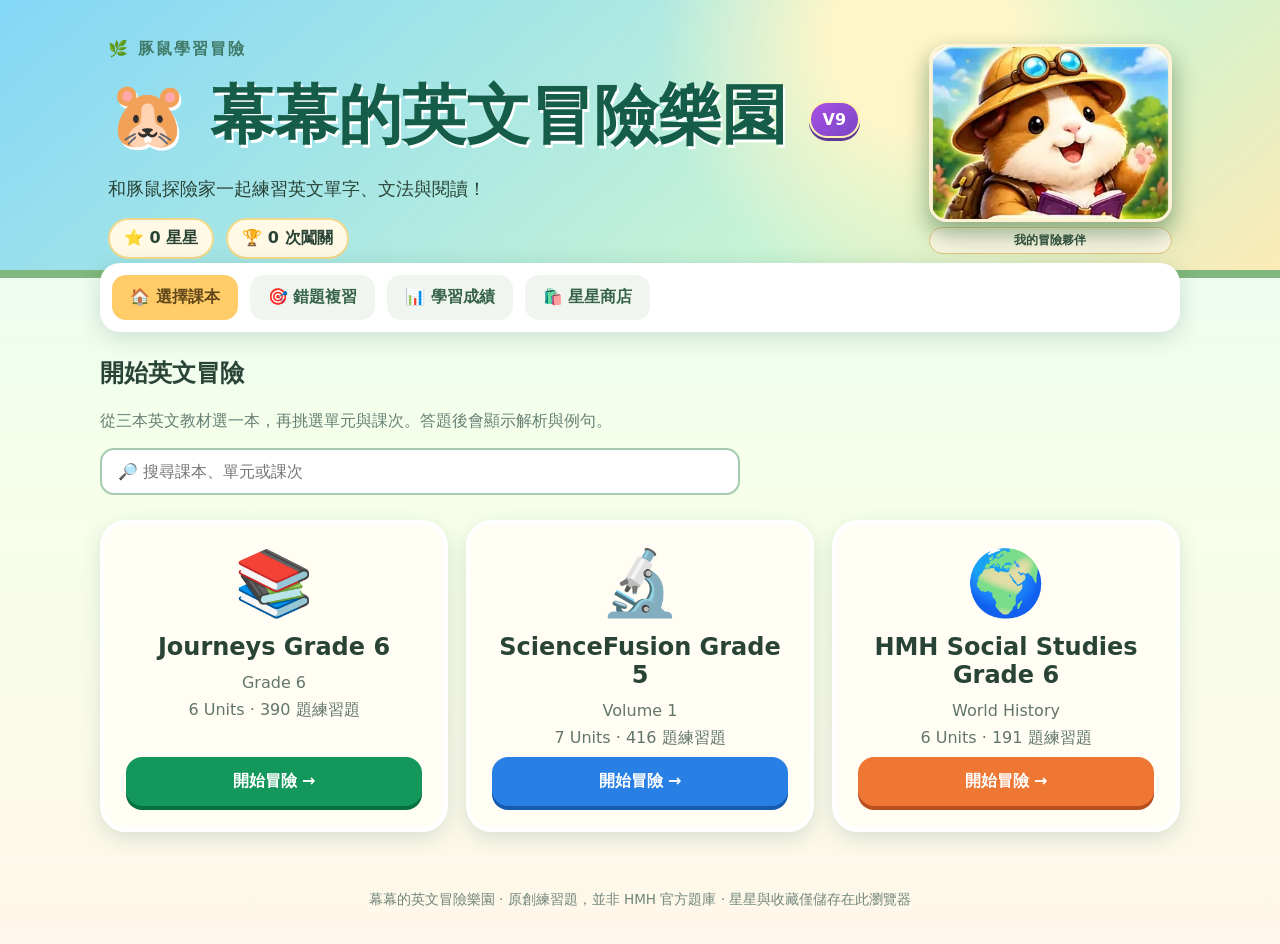
<file: index.html>
<!doctype html><html lang="zh-Hant"><head><meta charset="utf-8"><meta name="viewport" content="width=device-width,initial-scale=1"><title>幕幕的英文冒險樂園 V9</title><link rel="stylesheet" href="style.css"><link rel="stylesheet" href="subject-navigation.css"></head><body><header class="hero"><div class="hero-inner"><div><div class="eyebrow">🌿 豚鼠學習冒險</div><h1>🐹 幕幕的英文冒險樂園 <span class="version-mark">V9</span></h1><p>和豚鼠探險家一起練習英文單字、文法與閱讀！</p><div class="topstats"><span id="stars">⭐ 0 星星</span><span id="done">🏆 0 次闖關</span></div></div><div class="mascot-wrap"><img id="heroMascot" class="mascot" src="character.png" alt="豚鼠探險家"><div id="heroOutfitCaption" class="hero-outfit-caption">我的冒險夥伴</div><div class="equipped-rewards"><img id="heroScene" class="equipped-reward" alt="" hidden><img id="heroBadge" class="equipped-reward" alt="" hidden></div></div></div></header><div class="shell"><nav><button id="navHome" class="active">🏠 選擇課本</button><button id="navWrong">🎯 錯題複習</button><button id="navStats">📊 學習成績</button><button id="navShop">🛍️ 星星商店</button></nav><main><section id="home"><h2>開始英文冒險</h2><p class="muted">從三本英文教材選一本，再挑選單元與課次。答題後會顯示解析與例句。</p><div id="books" class="books"></div></section><section id="select" class="hide"><button class="back" id="backHome">← 返回課本</button><h2 id="bookTitle"></h2><p class="muted">請選擇單元，再選擇綜合挑戰或閱讀理解</p><div id="units"></div><div id="lessons"></div><div id="modeChoice" class="hide mode-choice"><h3>🐹 選擇練習模式</h3><button id="mixedMode" class="primary">🔤 綜合挑戰（單字、文法與觀念）· 最多 7 題</button><button id="readingMode" class="primary">📖 閱讀理解（每題不同短文）· 最多 7 題</button></div></section><section id="quiz" class="hide"><button class="back" id="backSelect">← 返回課次</button><div class="quizhead"><div><div id="crumb" class="muted"></div><h2 id="qcounter"></h2></div><span id="qscore" class="pill">⭐ 0</span></div><div class="bar"><div id="barfill"></div></div><div class="question-card"><div class="question-top"><span id="qtype" class="pill">英文挑戰</span><button id="speakQuestion" class="outline">🔊 朗讀題目</button></div><div id="readingPassage" class="reading-passage hide"><strong id="readingTitle"></strong><p id="readingText"></p><button id="speakPassage" class="outline">🔊 朗讀短文</button></div><h2 id="question"></h2><div id="options" class="options"></div></div><div id="feedback" class="feedback hide"><h2 id="verdict"></h2><p id="explanation"></p><div class="example"><strong>📗 英文例句</strong><p id="exampleEn"></p><p id="exampleZh" class="muted"></p><button id="speakExample" class="outline">🔊 聽例句</button></div><button id="next" class="primary">下一題 →</button></div></section><section id="finish" class="hide result"></section><section id="shop" class="hide"><div class="shop-heading"><div><div class="eyebrow">🐹 V9 · 收藏冒險</div><h2>⭐ 幕幕的星星商店</h2><p class="muted">答對題目蒐集星星，兌換精緻裝扮、場景和收藏徽章。<strong>所有課程始終自由開放。</strong></p></div><div><p id="shopBalance" class="shop-balance" aria-live="polite">⭐ 0 顆星星</p><button id="resetTestStars" class="outline" type="button" hidden>測試星星歸零</button></div></div><div class="shop-layout"><aside class="shop-sidebar"><div id="rewardPreview" class="reward-preview"><img id="shopPortrait" class="shop-portrait" src="assets/explorer-hat.webp" alt="商店豚鼠角色"><p class="shop-portrait-label">我的冒險夥伴 · 自由換裝</p><div class="equipped-rewards"><img id="shopScene" class="equipped-reward" alt="" hidden><img id="shopBadge" class="equipped-reward" alt="" hidden></div></div><div id="equipSummary" class="equip-summary"></div><h3>🏅 我的收藏徽章</h3><div id="collectionShelf" class="collection-shelf"></div></aside><div class="shop-main"><div id="shopFilters" class="shop-filters" role="group" aria-label="商品分類"><button type="button" data-filter="all" class="active">全部商品</button><button type="button" data-filter="outfit">角色裝扮</button><button type="button" data-filter="scene">夢幻場景</button><button type="button" data-filter="badge">學習徽章</button></div><div id="shopItems" class="shop-items"></div><p id="shopMessage" class="shop-message" role="status" aria-live="polite"></p></div></div><div class="shop-showcase"><div class="showcase-section"><h3>✨ 我的裝備</h3><div id="showcaseEquipment" class="showcase-collection"></div></div><div class="showcase-section"><h3>🏅 我的收藏徽章</h3><div id="showcaseBadges" class="showcase-collection"></div></div><div id="rewardDetail" class="reward-detail hide" role="dialog" aria-modal="true" aria-labelledby="detailTitle"><div class="reward-detail-backdrop"></div><article class="reward-detail-panel"><button type="button" id="detailClose" class="detail-close" aria-label="關閉商品介紹">✕</button><img id="detailArt" alt="商品插畫"><div><span id="detailRarity" class="detail-rarity"></span><h2 id="detailTitle"></h2><p id="detailDescription"></p><p id="detailPrice" class="detail-price"></p><button type="button" id="detailBuy" class="detail-buy"></button></div></article></div></div></section><section id="stats" class="hide"><h2>📊 學習成績</h2><div id="statsBody"></div><button id="clearStats" class="outline">清除本機學習紀錄</button></section></main><footer>幕幕的英文冒險樂園 ·  原創練習題，並非 HMH 官方題庫 ·  星星與收藏僅儲存在此瀏覽器</footer></div><script src="data.js"></script><script src="reading.js"></script><script src="reading-addon.js"></script><script src="reward-art.js"></script><script src="approved-art.js"></script><script src="rewards.js"></script><script src="game.js"></script><script src="subject-navigation.js"></script></body></html>
</file>
<file: style.css>
*{box-sizing:border-box}body{margin:0;font-family:system-ui,'Microsoft JhengHei',sans-serif;color:#294437;background:linear-gradient(180deg,#e3f8ff,#f5ffe9 48%,#fff7e9)}button{font:inherit;cursor:pointer;border:0}button:disabled{cursor:not-allowed;opacity:.55}.hero{background:radial-gradient(circle at 72% 15%,#fff6c8 0 9%,transparent 28%),linear-gradient(140deg,#83d7f7,#c9f4d4 68%,#fcebb6);border-bottom:8px solid #80b77c;overflow:hidden}.hero-inner{max-width:1120px;margin:auto;display:flex;align-items:center;justify-content:space-between;min-height:270px;padding:28px 28px 0}.eyebrow{font-weight:900;letter-spacing:2px;color:#407a69}h1{font-size:clamp(2.3rem,5vw,4.3rem);margin:12px 0;color:#155d48;text-shadow:2px 3px #fff}h2{line-height:1.4}.hero p{font-size:1.1rem}.mascot{width:225px;height:225px;object-fit:contain;filter:drop-shadow(0 10px 10px #487b4a55);border-radius:50%;background:#fff7e7a8}.topstats{display:flex;gap:12px;flex-wrap:wrap}.topstats span,.pill{display:inline-block;background:#fff9e5;border:2px solid #f0d98d;border-radius:40px;padding:8px 14px;font-weight:800}.shell{max-width:1120px;margin:0 auto;padding:0 20px}nav{display:flex;gap:12px;flex-wrap:wrap;background:#fff;border-radius:20px;padding:12px;margin:-15px auto 25px;position:relative;box-shadow:0 5px 22px #255b4530}nav button{background:#f0f6ef;color:#38644b;border-radius:14px;padding:12px 18px;font-weight:800}nav button.active,nav button:hover{background:#ffcc68;color:#614719}main{min-height:420px}section{margin-bottom:24px}.muted{color:#678076}.books{display:grid;grid-template-columns:repeat(3,minmax(0,1fr));gap:18px;margin-top:25px}.book{background:#fffdf4;border:4px solid #fff;box-shadow:0 7px 20px #39735b2c;border-radius:26px;padding:22px;text-align:center;display:flex;flex-direction:column;gap:8px}.book .emoji{font-size:4rem}.book h3{font-size:1.5rem;margin:4px 0}.book p{margin:0;color:#63766a}.book button,.primary{background:#14975b;color:white;font-weight:900;border-radius:16px;padding:14px 22px;box-shadow:0 4px 0 #08703f;margin-top:auto}.book:nth-child(2) button{background:#287fe4;box-shadow:0 4px 0 #155cb1}.book:nth-child(3) button{background:#ee7734;box-shadow:0 4px 0 #b94e1e}.back,.outline{border:2px solid #a4c8b5;border-radius:12px;background:#fff;padding:10px 14px;color:#24654e;font-weight:800}.unit,.lesson{width:100%;display:block;text-align:left;background:white;border:2px solid #d8e9d8;padding:15px 18px;border-radius:16px;margin:10px 0;font-weight:750;color:#335946}.unit.active{border-color:#1a9b62;background:#eaffec}.lesson{margin-left:12px;width:calc(100% - 12px)}.lesson small{display:block;color:#6b7c73;margin-top:4px}.lesson:disabled{background:#f4f5f1}.quizhead,.question-top{display:flex;justify-content:space-between;align-items:center;gap:12px}.bar{height:14px;background:#dbe6dc;border-radius:20px;overflow:hidden;margin:15px 0 20px}.bar>div{height:100%;background:#f3b43b;width:0;transition:width .2s}.question-card,.feedback,.result,#statsBody{background:#fff;border-radius:24px;padding:26px;box-shadow:0 6px 22px #416a4b22}.question-card h2{font-size:1.65rem;margin:25px 0}.options{display:grid;grid-template-columns:1fr 1fr;gap:12px}.option{background:#f6fbf4;border:2px solid #c8dfcd;border-radius:14px;padding:18px;text-align:left;color:#28513e;font-weight:750}.option:hover:not(:disabled){background:#e9f8dd}.option.correct{background:#dcf8df;border-color:#26a45c}.option.wrong{background:#ffe1e1;border-color:#e76d6d}.feedback{margin-top:18px;background:#fffbea}.feedback h2{color:#d07829}.example{background:#eff8e9;padding:15px;border-radius:16px;margin:15px 0}.hide{display:none!important}footer{color:#70877b;text-align:center;padding:35px 5px;font-size:.85rem}.result{text-align:center}.result h2{font-size:2rem}.result .primary{margin-top:15px}@media(max-width:700px){.hero-inner{min-height:215px;padding:20px 15px}.mascot{width:125px;height:125px}.hero p{font-size:.9rem}.books{grid-template-columns:1fr}.options{grid-template-columns:1fr}.shell{padding:0 12px}nav button{padding:9px;font-size:.85rem}.question-card{padding:18px}}

.mode-choice{margin:22px 0;padding:20px;background:#fff;border:2px solid #d5e8d4;border-radius:22px;display:flex;flex-wrap:wrap;gap:12px;align-items:center}.mode-choice h3{width:100%;margin:0}.mode-choice button{flex:1;min-width:220px}.reading-passage{background:#fffdf2;border:2px solid #e7ddb7;border-radius:16px;padding:20px;margin:16px 0 24px;line-height:1.85;color:#264439}.reading-passage strong{font-size:1.12em}.reading-passage p{white-space:pre-wrap;font-size:1.06em}.mode-choice.hide,.reading-passage.hide{display:none}


/* V8: cosmetics only, every lesson is available independently of stars. */
.mascot-wrap{position:relative;flex:none}
.mascot-wrap .outfit{position:absolute;pointer-events:none;font-size:3.2rem;filter:drop-shadow(0 3px 4px #3458)}
.mascot-wrap .hat-outfit{top:-10px;left:calc(50% - 25px);transform:rotate(-12deg)}
.mascot-wrap .cape-outfit{bottom:12px;right:-10px}
.hero-treehouse{background:linear-gradient(145deg,#b4edbf,#e9f9c2 65%,#f3e6bf)}
.hero-castle{background:linear-gradient(145deg,#c6d4ff,#f0d9ff 65%,#fff3ba)}
.shop-balance{display:inline-block;padding:12px 18px;border-radius:20px;background:#fff4cf;border:2px solid #edcf79;font-size:1.2rem;font-weight:900}
.reward-preview{max-width:480px;min-height:205px;margin:14px 0 26px;padding:20px;text-align:center;border-radius:24px;border:3px solid #e4e6c5;background:linear-gradient(#d6f4ff,#fff9d8)}
.reward-preview.preview-treehouse{background:linear-gradient(#a8ebca,#b4d99c)}
.reward-preview.preview-castle{background:linear-gradient(#c9d8ff,#ecd9ff)}
.shop-mascot{width:140px;height:140px;object-fit:contain;border-radius:50%;background:#fff9edcc}
.shop-outfit-label{font-weight:800;margin:8px 0}
.shop-items{display:grid;grid-template-columns:repeat(2,minmax(0,1fr));gap:18px}
.shop-card{display:flex;flex-direction:column;gap:8px;border:2px solid #e1e9d8;border-radius:22px;background:white;padding:22px;box-shadow:0 5px 15px #45634418}
.shop-card h3,.shop-card p{margin:0}
.shop-card .shop-emoji{font-size:3.8rem}
.shop-card .shop-price{margin-top:auto;font-weight:900;color:#9c6914}
.shop-card button{margin-top:10px}
@media(max-width:700px){.shop-items{grid-template-columns:1fr}.mascot-wrap .outfit{font-size:2.4rem}.mascot-wrap .hat-outfit{left:calc(50% - 20px)}}


/* V9 illustrated reward shop */
.version-mark{display:inline-flex;vertical-align:middle;font-size:1rem;line-height:1.2;padding:7px 12px;color:white;background:linear-gradient(140deg,#a850e3,#7a46c6);border:2px solid #fff1ad;border-radius:30px;text-shadow:none;box-shadow:0 3px 0 #5d3a94}
.hero-outfit-caption{position:absolute;bottom:5px;left:50%;transform:translateX(-50%);white-space:nowrap;max-width:240px;overflow:hidden;text-overflow:ellipsis;background:#fff9e6e8;border:1px solid #e4c57a;border-radius:20px;padding:4px 10px;font-size:.72rem;font-weight:800;text-align:center;box-shadow:0 3px 9px #86553b24}
#shop{--shop-border:#edce86}
.shop-heading{display:flex;align-items:center;justify-content:space-between;gap:20px;flex-wrap:wrap;margin:18px 0 22px}
.shop-heading h2{font-size:clamp(1.65rem,3vw,2.4rem);color:#75501e;margin:7px 0}
.shop-heading p{max-width:650px;line-height:1.65}
.shop-balance{margin:0;white-space:nowrap;background:linear-gradient(145deg,#fff6d1,#ffe6a0);box-shadow:0 5px 0 #dbb669;color:#79501b}
.shop-layout{display:grid;grid-template-columns:minmax(220px,280px) minmax(0,1fr);align-items:start;gap:22px}
.shop-sidebar{position:sticky;top:18px;background:#fffdf4;border:3px solid #f3d99f;border-radius:25px;padding:14px;box-shadow:0 8px 24px #6f603726}
.shop-sidebar h3{font-size:1.05rem;color:#75501e;margin:22px 2px 12px}
.reward-preview{min-height:auto;max-width:none;margin:0 0 12px;padding:12px;background:linear-gradient(145deg,#d7f4f7,#fef4d7);border:2px solid #f1d19b;border-radius:20px;box-shadow:inset 0 3px 10px #fff9}
.shop-portrait{width:min(100%,220px);aspect-ratio:1;display:block;margin:auto;object-fit:contain;filter:drop-shadow(0 5px 8px #76513f22)}
.shop-portrait-label{margin:2px 0 5px;text-align:center;color:#73512e;font-weight:850;font-size:.88rem}
.equip-summary{padding:10px 12px;background:#f5f8e9;border-radius:15px;color:#5c6143;line-height:1.5;font-size:.86rem}
.equip-summary p{margin:3px 0}
.collection-shelf{display:grid;grid-template-columns:repeat(2,minmax(0,1fr));gap:8px}
.badge-mini{position:relative;min-width:0;border-radius:13px;background:#e9e9e2;border:2px solid #dedbd2;opacity:.5;padding:5px;text-align:center}
.badge-mini.badge-owned{background:#fff5da;border-color:#e7be69;opacity:1;box-shadow:0 3px 7px #b27a3d22}
.badge-mini img{display:block;width:100%;aspect-ratio:6/4;object-fit:cover;border-radius:9px}
.badge-mini small{display:block;font-size:.69rem;font-weight:750;color:#6e573b;margin-top:4px}
.shop-main{min-width:0}
.shop-filters{display:flex;flex-wrap:wrap;gap:8px;background:#fffcf3;border:2px solid #f1dfb3;border-radius:20px;padding:10px;margin-bottom:15px}
.shop-filters button{flex:1;min-width:110px;padding:11px 14px;border-radius:13px;background:#f0eee4;color:#6b6246;font-weight:800}
.shop-filters button.active{background:linear-gradient(135deg,#ffdc64,#f9b83d);color:#664511;box-shadow:0 3px 0 #d6982e}
.shop-items{display:grid;grid-template-columns:repeat(3,minmax(0,1fr));gap:13px}
.shop-card.v9-item{padding:0 0 13px;border:2px solid #efdcae;border-radius:20px;overflow:hidden;box-shadow:0 5px 11px #6b513226;background:linear-gradient(180deg,#fffdf7,#fff5df);gap:8px}
.shop-card.v9-item.purchased{border-color:#9ac89a}
.shop-card.v9-item h3{font-size:1.02rem;line-height:1.4;color:#6b471e;margin:0 12px}
.shop-card.v9-item .shop-description{color:#796c5d;font-size:.79rem;line-height:1.55;min-height:2.4em;margin:0 12px}
.shop-art{position:relative;background:#fff1c3;aspect-ratio:6/4.4;overflow:hidden}
.shop-art img{width:100%;height:100%;object-fit:cover;display:block;transition:transform .2s}
.shop-card.v9-item:hover .shop-art img{transform:scale(1.055)}
.rarity{position:absolute;top:9px;left:9px;font-size:.72rem;font-weight:850;border-radius:20px;padding:4px 10px;color:white;box-shadow:0 2px 5px #4c3f3f40;background:#777}
.rarity.rare{background:linear-gradient(120deg,#9f64da,#7134ae)}
.rarity.legendary{background:linear-gradient(120deg,#db7831,#ad456b)}
.rarity.common{background:linear-gradient(120deg,#8a9a8b,#6c8275)}
.shop-card.v9-item .shop-price{margin:1px 12px 0;color:#986118;font-size:1.05rem;font-weight:900}
.shop-buy{margin:2px 12px 0;border-radius:13px;padding:11px 7px;font-weight:850;font-size:.88rem;background:linear-gradient(135deg,#26995c,#12774f);color:white;box-shadow:0 3px 0 #0b6441}
.shop-buy:disabled{opacity:.58;box-shadow:none}
.shop-card.v9-item.purchased .shop-buy:not(:disabled){background:linear-gradient(135deg,#4e88cb,#4468ad);box-shadow:0 3px 0 #38599a}
.shop-message{min-height:1.6em;padding:8px;color:#397c4f;font-weight:800}
@media(max-width:980px){.shop-layout{grid-template-columns:230px minmax(0,1fr)}.shop-items{grid-template-columns:repeat(2,minmax(0,1fr))}}
@media(max-width:700px){.shop-layout{grid-template-columns:1fr}.shop-sidebar{position:static}.shop-sidebar .reward-preview{max-width:360px;margin:auto}.collection-shelf{grid-template-columns:repeat(4,minmax(0,1fr))}.shop-items{grid-template-columns:repeat(2,minmax(0,1fr));gap:9px}.shop-card.v9-item h3{font-size:.93rem}.shop-card.v9-item .shop-description{font-size:.73rem}.shop-buy{font-size:.8rem}.hero-outfit-caption{font-size:.65rem;bottom:-2px;max-width:130px}}
@media(max-width:400px){.shop-items{grid-template-columns:1fr}.collection-shelf{grid-template-columns:repeat(2,minmax(0,1fr))}}


/* V9.1 — Star Store visual refresh based on the supplied four-column game shop reference. */
body:has(#shop:not(.hide)){background:
 radial-gradient(circle at 5% 15%,#e7ffd3aa,transparent 35%),
 radial-gradient(circle at 96% 12%,#b9e6ffbb,transparent 31%),
 linear-gradient(135deg,#b7e8bc 0%,#e1f9d2 25%,#d2f5ff 65%,#fff0cc 100%) fixed}
body:has(#shop:not(.hide)) .shell{max-width:1510px;padding:0 clamp(12px,2.5vw,35px)}
body:has(#shop:not(.hide)) .hero-inner{max-width:1480px;min-height:190px;padding-bottom:16px}
body:has(#shop:not(.hide)) .hero{border-bottom:7px solid #b1d78c;background:
 radial-gradient(circle at 7% 80%,#78c87b 0 9%,transparent 29%),
 radial-gradient(circle at 94% 7%,#9ccf7e 0 10%,transparent 25%),
 linear-gradient(110deg,#a6e8d2,#bfe8ff 54%,#d7f6cf)}
body:has(#shop:not(.hide)) .hero-inner h1{font-size:clamp(1.65rem,3.15vw,3.25rem)}
body:has(#shop:not(.hide)) .hero-inner .mascot{width:145px;height:145px}
body:has(#shop:not(.hide)) nav{max-width:960px;margin:-14px auto 20px}
#shop{position:relative;background:linear-gradient(132deg,#fff7e1,#fff0cc 55%,#ffefcf);border:4px solid #d99a45;border-radius:32px;padding:clamp(12px,2vw,28px);box-shadow:0 12px 0 #c58a3e,0 19px 32px #75502f4a,inset 0 3px 0 #fffdf2}
#shop:before{content:"";position:absolute;inset:7px;border:2px solid #f9d894;border-radius:25px;pointer-events:none}
#shop .shop-heading{position:relative;z-index:1;margin:0 0 16px;padding:4px 4px 17px;border-bottom:3px solid #eac18c}
#shop .shop-heading h2{font-size:clamp(1.65rem,2.8vw,2.8rem);color:#663914;text-shadow:1px 2px #fff6c8;margin:5px 0}
#shop .shop-heading p{margin:4px 0;max-width:850px}
#shop .shop-heading .eyebrow{font-size:.82rem;color:#ad7b2c}
#shop .shop-balance{background:linear-gradient(160deg,#303744,#161b2b);border:3px solid #ffc46d;box-shadow:0 4px 0 #a46c32,0 7px 15px #58371a30;color:#fff9dd;padding:12px 21px;font-size:clamp(1rem,1.6vw,1.3rem);letter-spacing:.3px}
#shop .shop-layout{grid-template-columns:minmax(180px,270px) minmax(0,1fr);gap:clamp(12px,1.6vw,24px);position:relative;z-index:1}
#shop .shop-sidebar{padding:12px;background:linear-gradient(180deg,#fff0ca,#fff8e4);border:3px solid #e3ad61;border-radius:24px;box-shadow:inset 0 3px 0 #fff8de,0 7px 12px #8e653526}
#shop .reward-preview{border:3px solid #e8be7c;background:radial-gradient(circle at 50% 47%,#fffee7,#cceac4 78%,#a2d7b4);box-shadow:inset 0 4px 15px #fff8}
#shop .shop-portrait{max-width:245px;width:100%;filter:drop-shadow(0 7px 5px #80613144)}
#shop .shop-portrait-label{background:#fff3c3;border-radius:22px;padding:8px 4px;color:#7a512a}
#shop .equip-summary{border:1px solid #e0c088;background:#fff9e5}
#shop .collection-shelf{grid-template-columns:repeat(2,minmax(0,1fr));gap:9px}
#shop .badge-mini{border:2px solid #ecc982;background:linear-gradient(#fff6d8,#ffe7ad)}
#shop .badge-mini img{aspect-ratio:5/3.2}
#shop .shop-filters{background:#fffcf5;border:3px solid #e7c991;border-radius:22px;padding:8px;gap:6px;box-shadow:0 3px 0 #cba56930;margin:0 0 14px}
#shop .shop-filters button{min-width:0;flex:1;padding:11px 6px;font-size:clamp(.78rem,1.1vw,.98rem);background:linear-gradient(#f9f6f2,#e6e2d9);box-shadow:inset 0 2px 0 #fff;border:2px solid #dad1be;border-radius:16px;color:#4c536a}
#shop .shop-filters button.active{background:linear-gradient(#fff0a1,#ffc943);border-color:#dc9d3a;box-shadow:inset 0 2px 0 #fff4cd,0 3px 0 #c48b2c;color:#6b3e15}
#shop .shop-items{grid-template-columns:repeat(4,minmax(0,1fr));gap:clamp(8px,1.15vw,16px)}
#shop .shop-card.v9-item{border:3px solid #ebc287;border-radius:21px;padding:7px 7px 10px;gap:6px;background:linear-gradient(#fffef5,#fff2d5);box-shadow:inset 0 2px 0 #fff,0 4px 0 #d0a46b,0 7px 10px #895d2b30;text-align:center;transition:transform .16s,box-shadow .16s;min-width:0}
#shop .shop-card.v9-item:hover{transform:translateY(-3px);box-shadow:inset 0 2px 0 #fff,0 6px 0 #d0a46b,0 11px 15px #895d2b3c}
#shop .shop-card.v9-item.purchased{border-color:#9cbf8d}
#shop .shop-art{aspect-ratio:1.76;border-radius:14px;overflow:hidden;background:radial-gradient(circle at 50% 35%,#fff5ad,#ffd890);box-shadow:inset 0 0 12px #ffb74099}
#shop .shop-art img{width:100%;height:100%;object-fit:cover}
#shop .shop-art:after{content:"";position:absolute;inset:0;pointer-events:none;background:linear-gradient(150deg,#ffffff4d,transparent 35%,transparent 80%,#ffbd6140);border-radius:14px}
#shop .shop-card.v9-item h3{font-size:clamp(.83rem,1.2vw,1.07rem);font-weight:900;color:#37291c;line-height:1.38;margin:0 2px;min-height:1.38em;white-space:normal}
#shop .shop-card.v9-item .shop-description{display:none}
#shop .shop-card.v9-item .shop-price{display:none}
#shop .shop-card.v9-item .shop-buy{width:fit-content;max-width:100%;margin:0 auto;padding:5px 13px;min-width:105px;min-height:34px;border:2px solid #d98d22;border-radius:30px;background:linear-gradient(#fff5a4,#ffc13c 55%,#ffad29);box-shadow:inset 0 2px #fffbc6,0 2px 0 #bb7024;color:#332410;font-weight:950;font-size:clamp(.74rem,1.08vw,1rem);white-space:normal;line-height:1.2}
#shop .shop-card.v9-item .shop-buy:disabled{background:linear-gradient(#f5e9cb,#dfcfab);color:#81735d;border-color:#cbb18b;opacity:1}
#shop .shop-card.v9-item.purchased .shop-buy:not(:disabled){background:linear-gradient(#b2f3e0,#75ceb3);border-color:#479f86;color:#215f4f}
#shop .rarity{top:4px;left:4px;border:2px solid #fff9da;padding:3px 8px;font-size:clamp(.65rem,.9vw,.78rem);box-shadow:0 2px 4px #45342b3d}
#shop .rarity.rare{background:linear-gradient(#cc71e0,#9633b3)}
#shop .rarity.legendary{background:linear-gradient(#9a4ecf,#7226a5)}
#shop .rarity.common{background:linear-gradient(#9c9c98,#686c6b)}
#shop .shop-peek{position:absolute;bottom:5px;right:6px;z-index:2;border:2px solid #9ca8b0;background:linear-gradient(#fff,#e0effd);border-radius:999px;width:29px;height:29px;color:#235d8c;font-size:24px;line-height:20px;font-weight:900;box-shadow:0 2px 4px #4359725c;display:flex;justify-content:center;align-items:center;padding:0}
#shop .shop-peek:hover{background:#f9e294}
#shop .shop-message{margin:10px 0 0}
#shop .shop-showcase{position:relative;z-index:1;margin-top:20px;padding:10px 16px;display:grid;grid-template-columns:1fr 1fr;gap:20px;background:linear-gradient(#fffbe9,#ffedc4);border:3px solid #e7b678;border-radius:22px;box-shadow:inset 0 3px 0 #fff}
#shop .shop-showcase h3{margin:3px 0 9px;font-size:1rem;color:#78451d}
#shop .showcase-collection{display:flex;gap:9px;align-items:stretch;flex-wrap:wrap}
#shop .showcase-item{width:100px;min-height:97px;border:2px solid #efc88e;border-radius:13px;background:linear-gradient(#fffef7,#ffefc7);padding:4px;color:#6d4b2e;font-weight:850;box-shadow:0 3px 5px #8862371f}
#shop .showcase-item img{width:100%;height:66px;object-fit:cover;border-radius:9px;display:block}
#shop .showcase-item span{display:block;font-size:.7rem;line-height:1.3;margin-top:3px}
#shop .showcase-placeholder{font-size:.84rem;color:#8b7654;margin:5px 0}
#shop .reward-detail{position:fixed;z-index:9999;inset:0;display:flex;align-items:center;justify-content:center;padding:20px}
#shop .reward-detail-backdrop{position:absolute;inset:0;background:#282234bb;backdrop-filter:blur(4px)}
#shop .reward-detail-panel{position:relative;z-index:1;width:min(770px,100%);background:linear-gradient(#fff8e3,#fff1ce);border:5px solid #e7b05f;border-radius:27px;padding:20px;display:grid;grid-template-columns:minmax(0,1.2fr) minmax(200px,1fr);gap:24px;box-shadow:0 20px 60px #17132277}
#shop .reward-detail-panel>img{width:100%;border:4px solid #ffe0a1;border-radius:20px;background:#fffaee}
#shop .reward-detail-panel h2{margin:14px 0;color:#744b1a}
#shop .reward-detail-panel p{line-height:1.6}
#shop .detail-rarity{background:#9c4cb8;color:white;padding:5px 13px;border-radius:30px;font-weight:900}
#shop .detail-price{font-size:1.3rem;font-weight:950;color:#9a6326}
#shop .detail-buy{display:block;background:linear-gradient(#fff2a3,#ffc23e);border:2px solid #d89539;border-radius:14px;padding:12px 22px;color:#633f14;font-weight:900;margin-top:20px}
#shop .detail-close{position:absolute;top:10px;right:12px;border:2px solid #ddb76d;background:#fffaf1;border-radius:50%;width:37px;height:37px;font-size:1.1rem;color:#76512e}
@media(max-width:1140px){#shop .shop-layout{grid-template-columns:200px minmax(0,1fr)}#shop .shop-items{grid-template-columns:repeat(3,minmax(0,1fr))}}
@media(max-width:820px){#shop .shop-layout{grid-template-columns:1fr}#shop .shop-sidebar{position:static;display:grid;grid-template-columns:minmax(0,190px) 1fr;gap:10px;align-items:start}#shop .shop-sidebar .reward-preview{grid-row:span 3;margin:0;max-width:none}#shop .shop-sidebar h3{margin:0}#shop .collection-shelf{grid-template-columns:repeat(4,minmax(0,1fr))}#shop .shop-items{grid-template-columns:repeat(3,minmax(0,1fr))}}
@media(max-width:640px){#shop{padding:12px;border-radius:21px}#shop .shop-heading{padding-bottom:10px}#shop .shop-layout{gap:13px}#shop .shop-filters button{font-size:.78rem;padding:9px 6px}#shop .shop-items{grid-template-columns:repeat(2,minmax(0,1fr));gap:8px}#shop .shop-card.v9-item{padding:5px 5px 8px;border-radius:16px}#shop .shop-art{border-radius:11px}#shop .shop-card.v9-item h3{font-size:.85rem}#shop .shop-card.v9-item .shop-buy{min-width:95px;font-size:.76rem;padding:6px 7px}#shop .shop-sidebar{grid-template-columns:130px 1fr}#shop .reward-preview{padding:5px}#shop .shop-showcase{grid-template-columns:1fr}#shop .reward-detail-panel{grid-template-columns:1fr;padding:15px}#shop .reward-detail-panel>img{max-height:220px;object-fit:contain}}


/* Approved V9 illustrated guinea pig: 4-column by 3-row art atlas. */
.mascot-wrap .mascot{width:min(260px,24vw);height:auto;aspect-ratio:336/246;display:block;border-radius:23px;border:4px solid #fff6d7;box-shadow:0 10px 24px #4c754e55;object-fit:contain}
.mascot-wrap .hero-outfit-caption{bottom:-9px}
#shop .shop-portrait{display:block;width:min(100%,248px);height:auto;aspect-ratio:336/246;margin:10px auto;object-fit:fill;border:3px solid #fff2cf;border-radius:18px;box-shadow:0 5px 12px #714f4b33}
#shop .shop-art{aspect-ratio:336/246}
#shop .shop-art img{display:block;width:100%;height:100%;object-fit:fill}
#shop .badge-mini img{aspect-ratio:336/246;height:auto}
#shop .showcase-item img{height:auto;aspect-ratio:336/246}
#shop .reward-detail-panel>img{height:auto;aspect-ratio:336/246;object-fit:fill}
@media(max-width:700px){.mascot-wrap .mascot{width:148px;aspect-ratio:336/246}.mascot-wrap .hero-outfit-caption{max-width:140px}}


/* Portraits and equipment badges occupy separate rows. */
.mascot-wrap {
  width: clamp(176px, 19vw, 260px);
}
.mascot-wrap img.mascot,
body:has(#shop:not(.hide)) .hero-inner .mascot,
#shop .reward-preview img.shop-portrait {
  display: block;
  width: 100%;
  height: auto;
  max-width: none;
  aspect-ratio: 336 / 246;
  object-fit: contain;
  border: 3px solid #fff3d7;
  border-radius: 18px;
}
.mascot-wrap .hero-outfit-caption,
#shop .shop-portrait-label {
  position: static;
  transform: none;
  margin: 5px 0 0;
  max-width: 100%;
  white-space: normal;
  font-size: .75rem;
  box-shadow: none;
}
#shop .shop-sidebar .reward-preview {
  width: 100%;
  max-width: 100%;
  min-height: 0;
  padding: 5px;
  margin: 0 0 12px;
}
.equipped-rewards {
  display: flex;
  justify-content: center;
  gap: 6px;
}
.equipped-reward {
  display: block;
  width: 30%;
  max-width: 68px;
  height: auto;
  aspect-ratio: 336 / 246;
  object-fit: contain;
  margin-top: 5px;
  border: 2px solid #fff4d5;
  border-radius: 8px;
}
.equipped-reward[hidden] { display: none; }
#shop .badge-mini.badge-equipped { outline: 2px solid #527348; }
@media (max-width: 820px) {
  .mascot-wrap { width: clamp(145px, 25vw, 200px); }
}
@media (max-width: 700px) {
  .mascot-wrap { width: clamp(96px, 33vw, 164px); }
  .hero-inner { gap: 8px; }
  body:has(#shop:not(.hide)) .hero-inner { padding-bottom: 24px; }
}

/* Let the confirmation panel scroll on short mobile screens. */
#shop .reward-detail-panel {
  max-height: calc(100dvh - 40px);
  overflow-y: auto;
}
#shop .detail-buy:disabled { cursor: not-allowed; }
</file>
<file: subject-navigation.css>
/* Multisubject navigation: development branch only */
.subject-tabs{display:flex;gap:10px;flex-wrap:wrap;margin:18px 0 10px}
.subject-tab{border:2px solid #9ac9a6;background:#fff;border-radius:999px;padding:10px 18px;font-weight:800;color:#275b47}
.subject-tab:hover,.subject-tab:focus-visible{background:#e5f8e9;outline-offset:3px}
.subject-tab.active{background:#26765b;color:#fff;border-color:#26765b}
.subject-note{min-height:1.5em}
.book[hidden]{display:none!important}

.lesson-review{margin:24px 0;padding:20px;background:#fffdf5;border:2px solid #e2d6ac;border-radius:20px}
.lesson-review h3{margin-top:0}
.review-item{margin:10px 0;padding:12px 14px;border:1px solid #c8dfcb;border-radius:12px;background:#fff}
.review-item summary{font-weight:700;cursor:pointer;line-height:1.5}
.review-item p{margin:10px 0;line-height:1.6}
#studyMode{margin:8px}

.lesson-search{width:100%;max-width:640px;padding:12px 16px;border:2px solid #a5cbb2;border-radius:14px;font:inherit;background:#fff;color:#294437}
.lesson-search:focus-visible{outline:3px solid #7ecf9b;outline-offset:2px}
.lesson-search-results:not(:empty){max-width:740px;margin:10px 0 20px;padding:12px;border-radius:16px;background:#f6fff8;border:1px solid #c9e3cf}
.lesson-search-result{display:block;width:100%;text-align:left;margin:6px 0;padding:10px 12px;background:#fff;border:1px solid #b6d9c0;border-radius:10px;color:#275b47}
.lesson-search-result:hover,.lesson-search-result:focus-visible{background:#e1f7e8}
</file>
